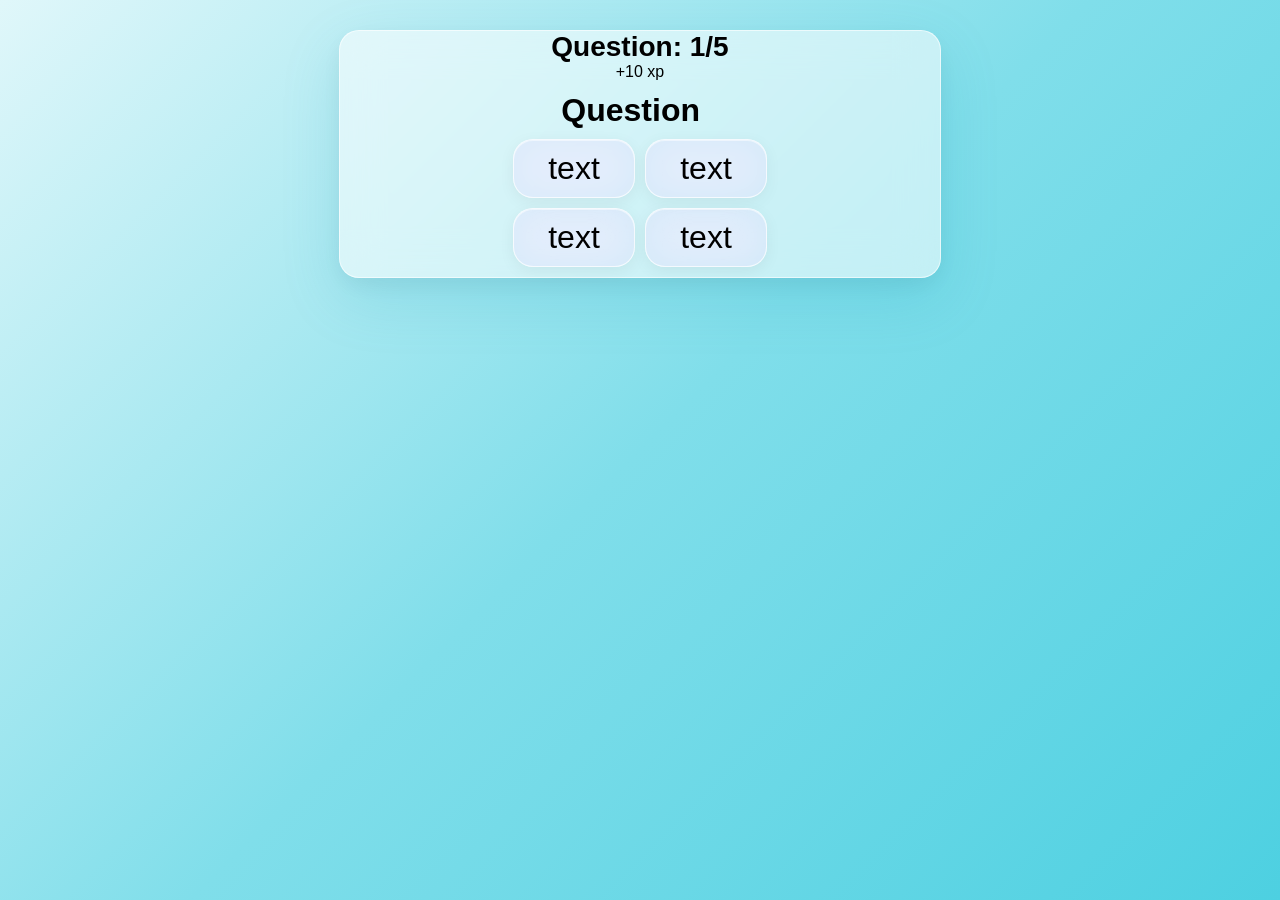
<file: src/html/index.html>
<!DOCTYPE html>
<html lang="en">
<head>
    <meta charset="UTF-8">
    <meta name="viewport" content="width=device-width, initial-scale=1.0">
    <title>Quiz</title>
    <link rel="stylesheet" href="../css/style.css">
</head>
<body>
    <main>
        <div class="container">
            <div class="settings">
                <div class="bg">
                    <div class="info">
                        <div class="subinfo">
                            <h3>Question: 1/5</h3>
                            <span>+10 xp</span> 
                        </div>
                        <h2 id="Question">Question</h2>
                    </div>
                    

                    <div class="options">
                        <div class="option">
                            <span>text</span>
                        </div>

                        <div class="option">
                            <span>text</span>
                        </div>

                        <div class="option">
                            <span>text</span>
                        </div>

                        <div class="option">
                            <span>text</span>
                        </div>
                    </div>
                </div>
            </div>
        </div>
    </main>
    <script src="../js/quizGame.js"></script>
</body>
</html>
</file>
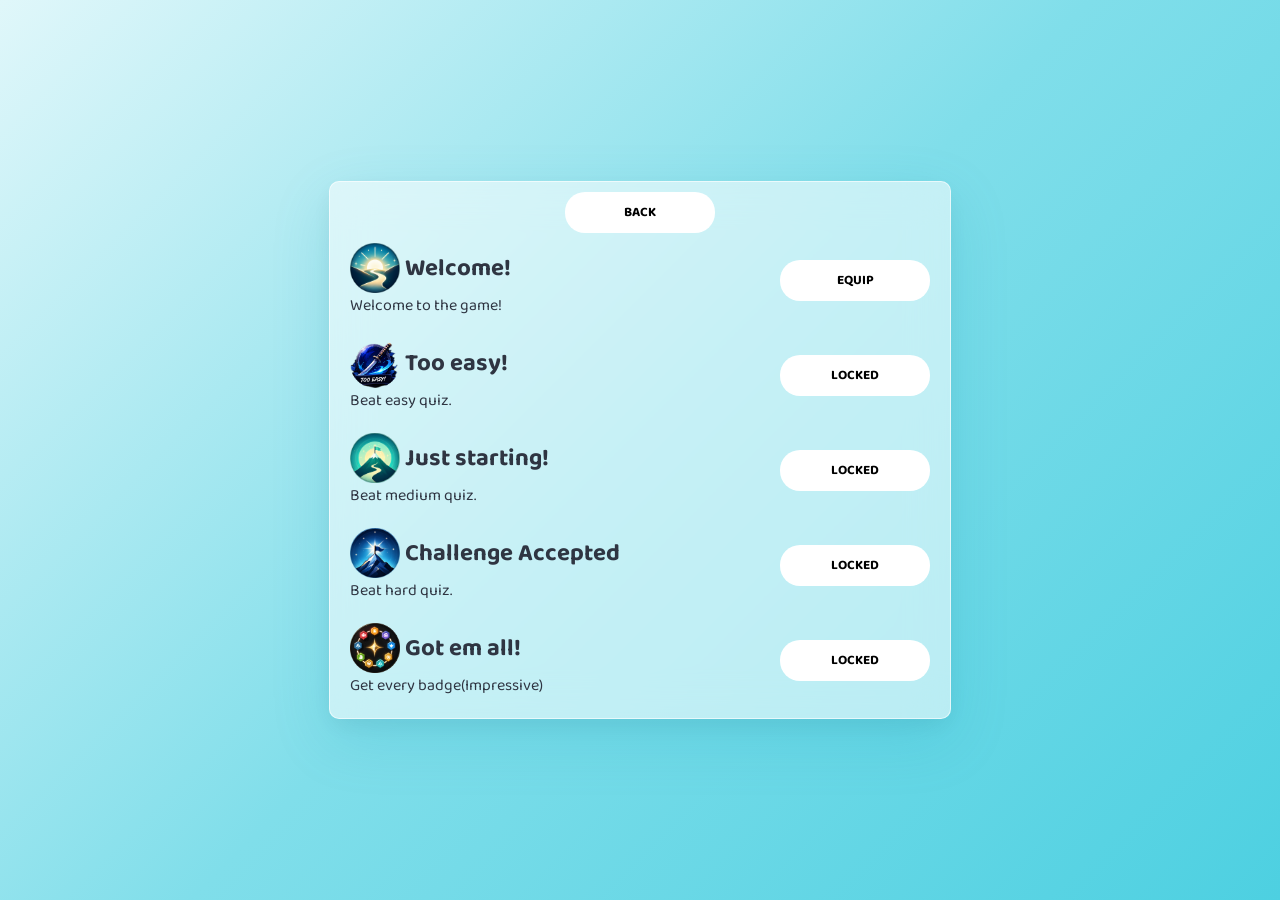
<file: src/html/achievements.html>
<!DOCTYPE html>
<html lang="en">
<head>
    <meta charset="UTF-8">
    <meta name="viewport" content="width=device-width, initial-scale=1.0">
    <link rel="preconnect" href="https://fonts.googleapis.com">
    <link rel="preconnect" href="https://fonts.gstatic.com" crossorigin>
    <link href="https://fonts.googleapis.com/css2?family=Baloo+2:wght@400..800&family=DM+Sans:ital,opsz,wght@0,9..40,100..1000;1,9..40,100..1000&display=swap" rel="stylesheet">
    <link rel="stylesheet" href="../css/achievements.css">
    <script src="../js/achievements.js" defer></script>
    <title>Achievements</title>
</head>
<body>
    <main>
        <div class="container">
            <div class="content">
                <button>Back</button>

                <div class="achievemetns">
                    <div class="achievement">

                        <div class="info">
                            <div class="wrapper">
                                <img src="../images/WelcomeBadge.png" alt="Icon">
                                <h2>Welcome!</h2>
                            </div>
                        
                            <span>Welcome to the game!</span>
                        </div>

                        <button id="B1">Equip</button>

                    </div>

                    <div class="achievement">

                        <div class="info">
                            <div class="wrapper">
                                <img src="../images/TooEasyBadge.png" alt="Icon">
                                <h2>Too easy!</h2>
                            </div>
                        
                            <span>Beat easy quiz.</span>
                        </div>

                        <button id="B2">Locked</button>

                    </div>

                    <div class="achievement">

                        <div class="info">
                            <div class="wrapper">
                                <img src="../images/JustStartingBadge.png" alt="Icon">
                                <h2>Just starting!</h2>
                            </div>
                    
                            <span>Beat medium quiz.</span>
                        </div>

                        <button id="B3">Locked</button>

                    </div>

                    <div class="achievement">

                        <div class="info">
                            <div class="wrapper">
                                <img src="../images/ChallengeAcceptedBadge.png" alt="Icon">
                                <h2>Challenge Accepted</h2>
                            </div>
                    
                            <span>Beat hard quiz.</span>
                        </div>

                        <button id="B4">Locked</button>

                    </div>

                    <div class="achievement">

                        <div class="info">
                            <div class="wrapper">
                                <img src="../images/GotEmAllBadge.png" alt="Icon">
                                <h2>Got em all!</h2>
                            </div>
                    
                            <span>Get every badge(Impressive)</span>
                        </div>

                        <button id="B5">Locked</button>

                    </div>
                </div>
            </div>
        </div>
    </main>
</body>
</html>
</file>
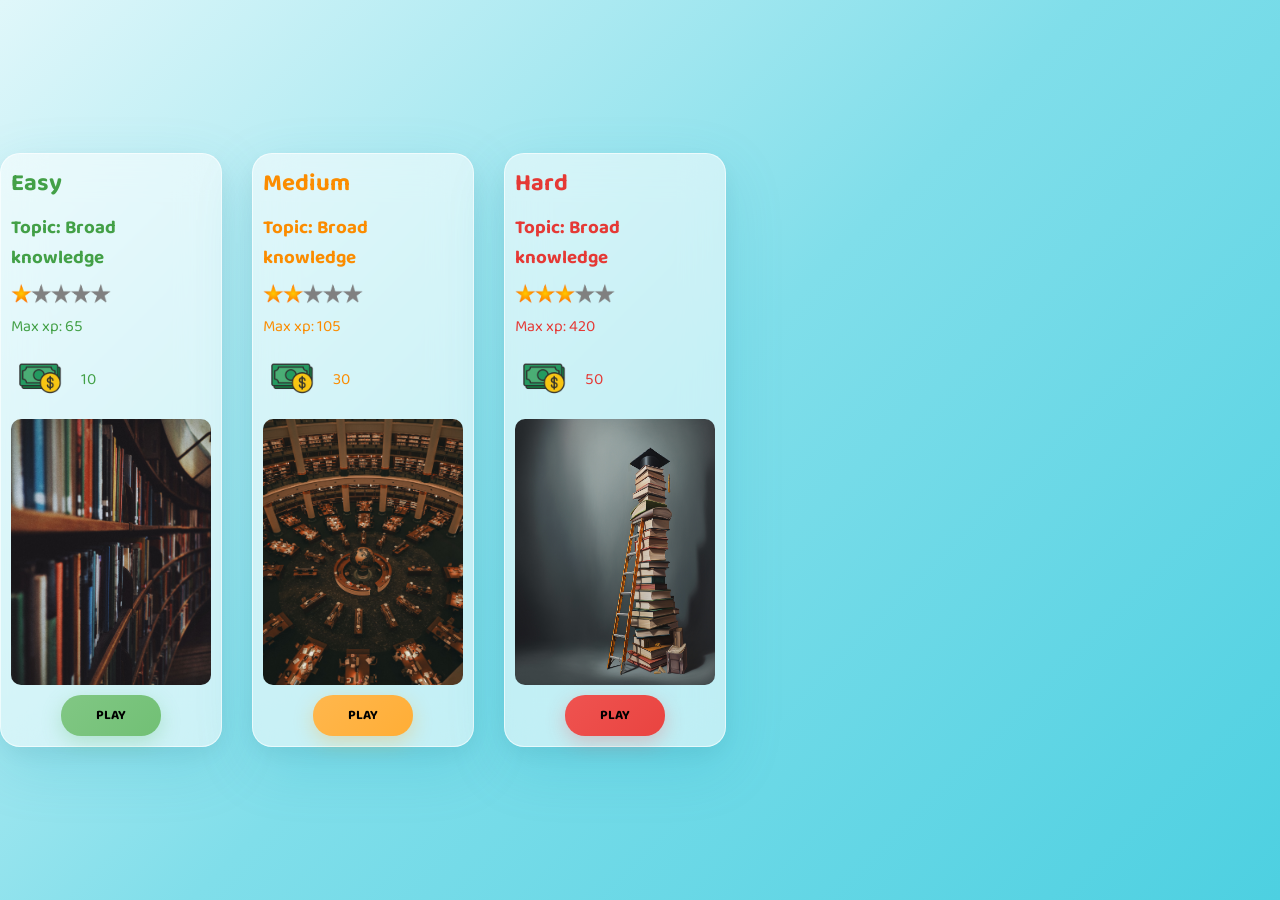
<file: src/html/choosequiz.html>
<!DOCTYPE html>
<html lang="en">
<head>
    <meta charset="UTF-8">
    <meta name="viewport" content="width=device-width, initial-scale=1.0">
    <link rel="preconnect" href="https://fonts.googleapis.com">
    <link rel="preconnect" href="https://fonts.gstatic.com" crossorigin>
    <link href="https://fonts.googleapis.com/css2?family=Baloo+2:wght@400..800&family=DM+Sans:ital,opsz,wght@0,9..40,100..1000;1,9..40,100..1000&display=swap" rel="stylesheet">
    <link rel="stylesheet" href="../css/choosequiz.css">
    <script src="../js/choosequiz.js" defer></script>
    <title>Choose Difficulty</title>
</head>
<body>
    <main>
        <div class="container">
            <div class="content">
                <div class="levels">
                    <div class="level" id="Easy">
                        <h2>Easy</h2>
                        
                        <h3>Topic: Broad knowledge</h3>

                        <img src="../images/Star_rating_1_of_5.png" alt="1 of 5 stars" class="starsImg">

                        <span>Max xp: 65</span>

                        <div class="wrapper">
                            <img src="../images/moneyIcon.png" alt="moneyIcon">
                            <span>10</span>
                        </div>

                        <img src="../images/EasyLevelmg.jpg" alt="Books">

                        <button id="EasyLvl">Play</button>

                    </div>

                    <div class="level" id="Medium">
                        <h2>Medium</h2>
                        
                        <h3>Topic: Broad knowledge</h3>

                        <img src="../images/Star_rating_2_of_5.png" alt="1 of 5 stars" class="starsImg">

                        <span>Max xp: 105</span>

                        <div class="wrapper">
                            <img src="../images/moneyIcon.png" alt="moneyIcon">
                            <span>30</span>
                        </div>

                        <img src="../images/MeduimLevelImg.jpg" alt="Books">

                        <button id="MeduimLvl">Play</button>
                    </div>

                    <div class="level" id="Hard">
                        <h2>Hard</h2>
                        
                        <h3>Topic: Broad knowledge</h3>

                        <img src="../images/Star_rating_3_of_5.png" alt="1 of 5 stars" class="starsImg">

                        <span>Max xp: 420</span>

                        <div class="wrapper">
                            <img src="../images/moneyIcon.png" alt="moneyIcon">
                            <span>50</span>
                        </div>

                        <img src="../images/HardLvlImg.jpg" alt="Books" id="extraHeight">

                        <button id="HardLvl">Play</button>
                    </div>

                </div>
            </div>
        </div>
    </main>
</body>
</html>
</file>
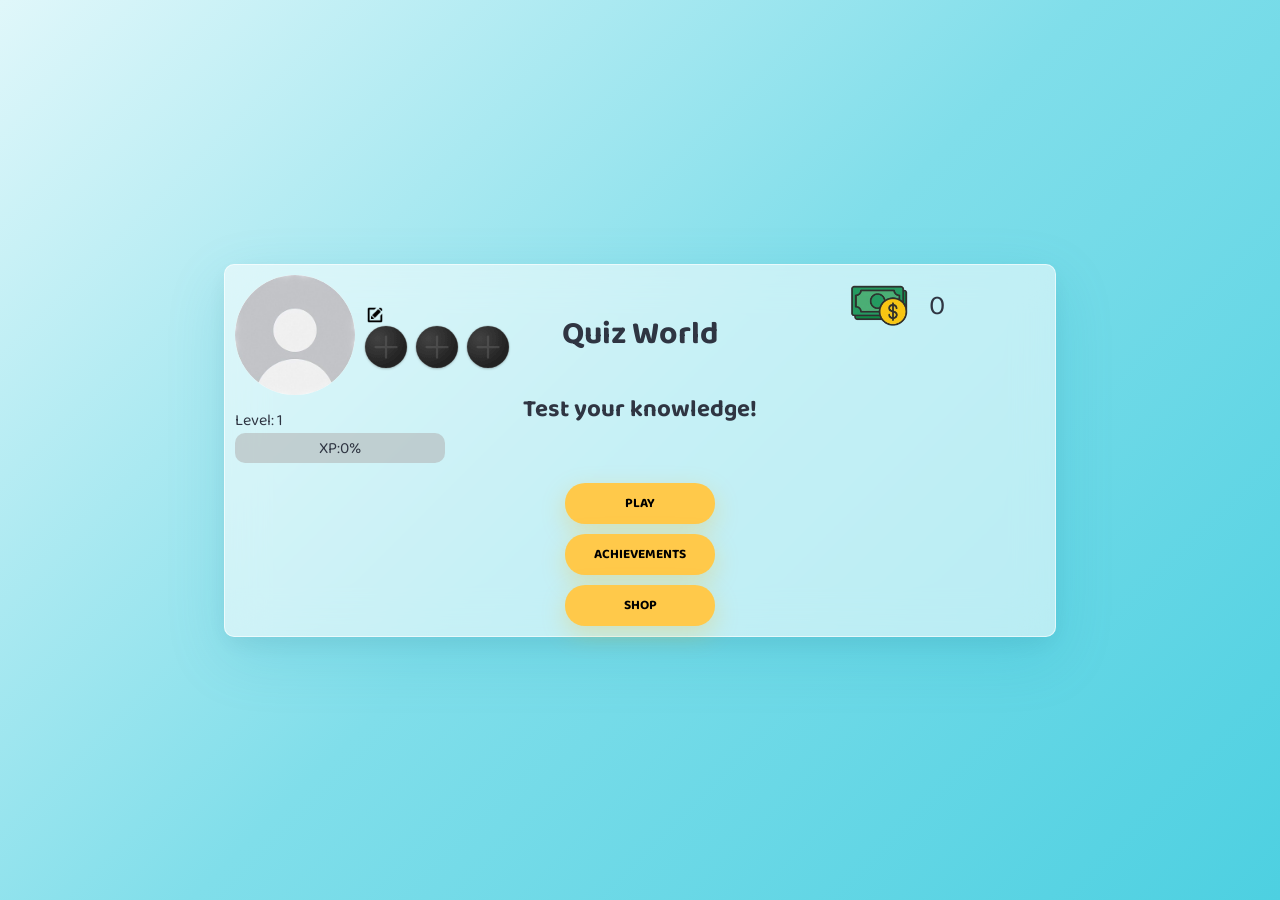
<file: src/html/main.html>
<!DOCTYPE html>
<html lang="en">
<head>
    <meta charset="UTF-8">
    <meta name="viewport" content="width=device-width, initial-scale=1.0">
    <link rel="preconnect" href="https://fonts.googleapis.com">
    <link rel="preconnect" href="https://fonts.gstatic.com" crossorigin>
    <link href="https://fonts.googleapis.com/css2?family=Baloo+2:wght@400..800&family=DM+Sans:ital,opsz,wght@0,9..40,100..1000;1,9..40,100..1000&display=swap" rel="stylesheet">
    <link rel="stylesheet" href="../css/main.css">
    <script src="../js/main.js" defer></script>
    <title>Quiz World</title>
</head>
<body>
    <main>
        <div class="container">
            <div class="content">
                <div class="upperPart">
                    <div class="profile">
                        <div class="profileInfo">
                            <input type="file" id="pfp_upload" hidden>
                            <label for="pfp_upload"><img src="../images/NoPfp.jpg" alt="Pfp"></label>   

                            <div class="sub_info">
                                <div class="wrapper">
                                    <div class="sub_wrap">
                                        <h3>Player Name</h3>
                                        <span id="Tag">Tag</span>
                                    </div>
                                    <img src="../images/EditName.png" alt="Edit">
                                </div>
                                
                                <div class="badges">
                                    <img src="../images/NoBadge.svg" alt="Badge">
                                    <img src="../images/NoBadge.svg" alt="Badge">
                                    <img src="../images/NoBadge.svg" alt="Badge">
                                </div>

                            </div>

                        </div>
        
                        <div class="profileChar">
                            <span>Level: 1</span>
                            <div class="xpbar">
                                <div class="bar"></div>
                                <span>XP: N/A%</span>
                            </div>
                        </div>
                    </div>

                    <div class="titles">
                        <h1>Quiz World</h1>

                        <h2>Test your knowledge!</h2>
                    </div>

                </div>

                <div class="wrapper3">
                    <img src="../images/moneyIcon.png" alt="Money" id="moneyIcon">
                    <span id="moneyTxt">N/A</span>
                </div>

                <div class="buttons">
                    <button>Play</button>
                    <button id="achievement">Achievements</button>
                    <button id="shop">Shop</button>
                </div>
                
            </div>
        </div>
    </main>
</body>
</html>
</file>
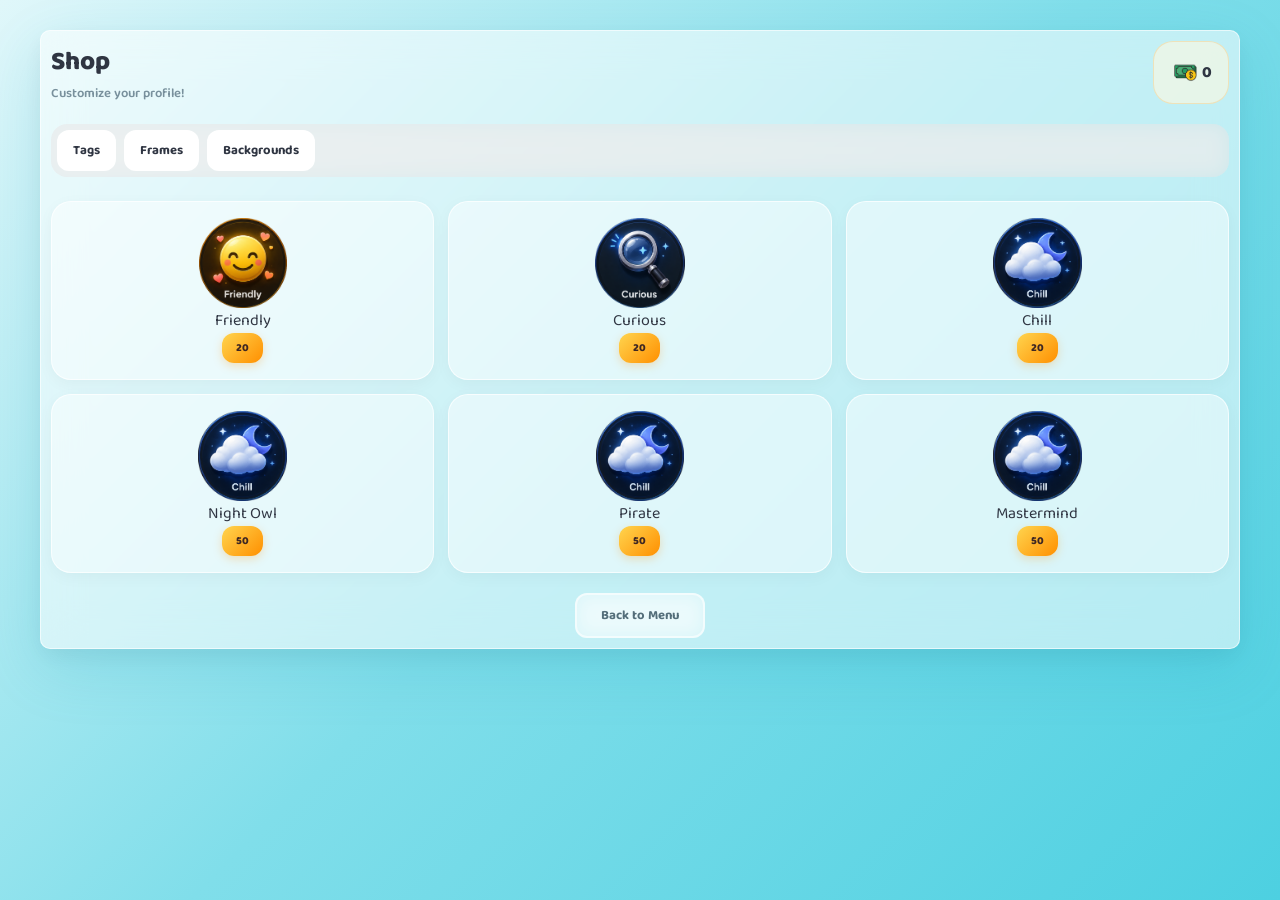
<file: src/html/shop.html>
<!DOCTYPE html>
<html lang="en">
<head>
    <meta charset="UTF-8">
    <meta name="viewport" content="width=device-width, initial-scale=1.0">
    <link rel="preconnect" href="https://fonts.googleapis.com">
    <link rel="preconnect" href="https://fonts.gstatic.com" crossorigin>
    <link href="https://fonts.googleapis.com/css2?family=Baloo+2:wght@400..800&family=DM+Sans:ital,opsz,wght@0,9..40,100..1000;1,9..40,100..1000&display=swap" rel="stylesheet">
    <link rel="stylesheet" href="../css/shop.css">
    <script src="../js/shop.js" defer></script>
    <title>Shop</title>
</head>
<body>
    <main>
        <div class="container">
            <div class="content">
                <div class="title">
                    <div class="wrap3">
                        <h1>Shop</h1>
                        <h2>Customize your profile!</h2>
                    </div>
       

                    <div class="wrap2">
                        <img src="../images/moneyIcon.png" alt="moneyIcon">
                        <span id="MoneyTxt">N/A</span>
                    </div>
                </div>

                <div class="wrap">
                    <div class="selector">
                        <div class="tab">
                            <span>Tags</span>
                        </div>

                        <div class="tab">
                            <span>Frames</span>
                        </div>

                        <div class="tab">
                            <span>Backgrounds</span>
                        </div>
                    </div>

                    <div class="cards">
                        <div class="card">
                            <img src="../images/FriendlyTag.png" alt="FriendlyTag">

                            <span>Friendly</span>

                            <button>20</button>
                        </div>

                        <div class="card">
                            <img src="../images/CuriousTag.png" alt="CuriousTag">

                            <span>Curious</span>

                            <button>20</button>
                        </div>

                        <div class="card">
                            <img src="../images/ChillTag.png" alt="ChillTag">

                            <span>Chill</span>

                            <button>20</button>
                        </div>

                        <div class="card">
                            <img src="../images/ChillTag.png" alt="ChillTag">

                            <span>Night Owl</span>

                            <button>50</button>
                        </div>

                        <div class="card">
                            <img src="../images/ChillTag.png" alt="ChillTag">

                            <span>Pirate</span>

                            <button>50</button>
                        </div>

                        <div class="card">
                            <img src="../images/ChillTag.png" alt="ChillTag">

                            <span>Mastermind</span>

                            <button>50</button>
                        </div>
                    </div>
                    

                    <button id="BackBt">Back to Menu</button>
                </div>

            </div>
        </div>
    </main>
</body>
</html>
</file>
<file: src/css/style.css>
*{
    margin: 0;
    padding: 0;
}

body{
    font-family: 'Baloo 2', sans-serif;
    min-height: 100vh;
    background-image: linear-gradient(135deg, #e0f7fa, #80deea, #4dd0e1);
}


.container {
    max-width: 1200px;
    padding: 30px;
    margin: auto;
}

.bg{
    margin: auto;

    width: 50%;
    background-color: rgba(255, 255, 255, 0.55);
    backdrop-filter: blur(20px);
    border: 1px solid rgba(255, 255, 255, 0.6);
    box-shadow: 0 20px 60px  rgba(0, 150, 180, 0.15), 0 8px 24px rgba(0, 0, 0, 0.06);
    border-radius: 20px;

    display: flex;
    align-items: center;
    flex-direction: column;

    
}


.info{
    align-items: center;
}

.bg h2 {
    font-size: 32px;
    margin: 0px 10px 10px 10px;
}

.subinfo{
    display: flex;
    align-items: center;
    flex-direction: column;
}

.subinfo h3{
    font-size: 28px;
    margin-bottom: 0;
}

.subinfo span{
    margin-bottom: 11px;
}

.options{
    display: grid;
    grid-template-columns: 1fr 1fr;
    gap: 10px;

    margin-bottom: 10px;
}

.option{
    padding: 10px;

    background-color: rgb(217 215 253 / 35%);
    backdrop-filter: blur(20px);
    border: 1px solid rgba(255, 255, 255, 0.7);
    box-shadow: 0 4px 16px rgba(0, 0, 0, 0.06), inset 0 1px 0 rgba(255, 255, 255, 0.5);
    border-radius: 20px;


    transition: 0.4s ease-out;
}

.option:hover{
    transform: scale(1.02);
}

.option span{
    display: block;
    
    text-align: center;
    font-size: 32px;

    min-width: 100px;
}

.option span:hover{
    cursor: pointer;
}

.Bt{
    display: block;
    margin: 15px auto;
    cursor: pointer;
    font-weight: bolder;
    text-transform: uppercase;
    border-radius: 20px;
    padding: 15px;
    font-family:'Courier New', Courier, monospace;
    border: none;
    background-position: right;
    color: #FFFFFF;
    background-image: linear-gradient(to right, #0A2F1D 50%, #144D32 50%);
    background-size: 200%;
    transition: 0.4s ease-out;
}

.Bt:hover{
    background-position: left;
}

.result{
    font-size: 32px;
    text-align: center;

    margin: 0px 10px 10px 10px;
}

@media screen and (max-width:425px) {
    .bg{
        width: 100%;
    }
}

@media screen and (max-width:320px) {
    .option{
        max-width: 150px;
    }
    .option span{
        font-size: 25px;
    }
}
</file>
<file: src/css/achievements.css>
*{
    margin: 0;
    padding: 0;
}

body{
    font-family: 'Baloo 2', sans-serif;
    background-image: linear-gradient(135deg, #e0f7fa, #80deea, #4dd0e1);
}

.container{
    display: flex;
    justify-content: center;
    align-items: center;

    min-height: 100vh;
    margin: auto;
}

.content{
    min-width: 600px;
    border-radius: 10px;
    background-color: rgba(255, 255, 255, 0.55);
    color: #2F3542;
    backdrop-filter: blur(20px);
    border: 1px solid rgba(255, 255, 255, 0.6);
    box-shadow: 0 20px 60px  rgba(0, 150, 180, 0.15), 0 8px 24px rgba(0, 0, 0, 0.06);
    padding: 10px;
}

.achievemetns{
    display: flex;
    flex-direction: column;
    gap: 20px;

    padding: 10px;
}

.achievement{
    display: grid;
    grid-template-columns: 1fr auto;
    align-items: center;
    gap: 20px;
}


.info{
    display: flex;
    flex-direction: column;
    align-items: baseline;
    justify-content: center;
}

.wrapper{
    display: flex;
    align-items: center;
}

.wrapper h2{
    margin-left: 5px;
}

.wrapper img{
    border-radius: 10px;
    width: 50px;
    height: 50px;
}

.achievement button{
    display: block;
    margin: auto;
    padding: 10px;

    cursor: pointer;

    font-weight: bolder;
    text-transform: uppercase;   
    font-family: inherit;

    border: none;
    border-radius: 20px;
    background-position: right;
    background-image: linear-gradient(to right, #FACC15 50%, #FFFFFF 50%);
    background-size: 200%;

    min-width: 150px;

    transition: 0.4s ease-out;
}

.achievement button:hover{
    transform: scale(1.1);
    background-position: left;
}

.content button{
    display: block;
    margin: auto;
    padding: 10px;

    cursor: pointer;

    font-weight: bolder;
    text-transform: uppercase;   
    font-family: inherit;

    border: none;
    border-radius: 20px;
    background-position: right;
    background-image: linear-gradient(to right, #FACC15 50%, #FFFFFF 50%);
    background-size: 200%;

    min-width: 150px;

    transition: 0.4s ease-out;
}

.content button:hover{
    transform: scale(1.1);
    background-position: left;
}
</file>
<file: src/css/choosequiz.css>
*{
    margin: 0;
    padding: 0;
}

body{
    font-family: 'Baloo 2', sans-serif;
    background-image: linear-gradient(135deg, #e0f7fa, #80deea, #4dd0e1);
}


.container{
    margin: auto;
    display: flex;
    min-height: 100vh;
    align-items: center;
}

.levels{
    display: flex;
    align-items: center;
    gap: 30px;
}

.level{
    display: flex;
    flex-direction: column;
    gap: 10px;

    background-color: rgba(255, 255, 255, 0.55);
    backdrop-filter: blur(20px);
    border: 1px solid rgba(255, 255, 255, 0.6);
    box-shadow: 0 20px 60px  rgba(0, 150, 180, 0.15), 0 8px 24px rgba(0, 0, 0, 0.06);
    border-radius: 20px;

    max-width: 200px;
    padding: 10px;

    transition: transform 0.4s ease-in-out;
}

.level:hover{
    transform: scale(1.02);
}

#Easy{
    color: #43a047;
}

#Easy button{
    background-image: linear-gradient(135deg, #81c784, #66bb6a);
    box-shadow: 0 6px 20px rgba(102, 187, 106, 0.3);
}

#Medium{
    color: 	#fb8c00;
}

#Medium button{
    background-image: linear-gradient(135deg, #ffb74d, #ffa726);
    box-shadow: 0 6px 20px rgba(255, 167, 38, 0.3);
}

#Hard{
    color: #e53935;
}

#Hard button{
    background-image: linear-gradient(135deg, #ef5350, #e53935);
    box-shadow: 0 6px 20px rgba(239, 83, 80, 0.3);
}

.level img{
    width: 100%;
    height: auto;
    border-radius: 10px;
    max-height: 266px;
}

.level .starsImg{
    width: 50%;
    transition: transform 0.3s ease-out;
}

.level .starsImg:hover{
    transform: scale(1.1);
}


.level button{
    display: block;
    margin: auto;
    padding: 10px;

    cursor: pointer;

    font-weight: bolder;
    text-transform: uppercase;   
    font-family: inherit;

    border: none;
    border-radius: 20px;
    background-image: linear-gradient(to right, #1FA2FF 0%, #12D8FA 51%, #1FA2FF 100%);
    background-size: 200%;

    min-width: 100px;

    transition: 0.4s ease-out;
}
.level button:hover{
    transform: scale(1.1);
}

.wrapper{
    display: flex;
    align-items: center;
    gap: 10px;
}

.wrapper img{
    width: 30%;
}

#extraHeight{
    height: 266px;
}

@media screen and (max-width:425px) {
    .level h2{
        font-size: 20px;
    }

    .level h3{
        font-size: 15px;
    }

    .level .starsImg{
        width: 70%;
    }

    .level img{
        max-height: 135px;
    }
}

@media screen and (max-width:375px) {
    .levels{
        overflow-y: scroll;
        max-width: 300px;
    }
}
</file>
<file: src/css/main.css>
*{
    margin: 0;
    padding: 0;
}

body{
    font-family: 'Baloo 2', sans-serif;
    min-height: 100vh;
    background-image: linear-gradient(135deg, #e0f7fa, #80deea, #4dd0e1);
}

.container{
    display: flex;
    justify-content: center;
    align-items: center;

    min-height: 100vh;
    margin: auto;
}

.content{
    position: relative;
    border-radius: 10px;
    background-color: rgba(255, 255, 255, 0.55);
    color: #2F3542;
    backdrop-filter: blur(20px);
    border: 1px solid rgba(255, 255, 255, 0.6);
    box-shadow: 0 20px 60px  rgba(0, 150, 180, 0.15), 0 8px 24px rgba(0, 0, 0, 0.06);

    padding: 10px;
}

.upperPart{
    display: grid;
    grid-template-columns: 1fr 1fr 1fr; 
    width: 100%;
    margin-bottom: 20px;   
}

.sub_info{
    display: flex;
    flex-direction: column;
    align-items: baseline;
}

.badges{
    display: flex;
    gap: 3px;
}

.badges img{
    width: 48px;
    height: 48px;

    transition: transform 0.3s ease-in-out;
}

.badges img:hover{
    transform: scale(1.15);
}

.titles{
    grid-column: 2; 

    display: flex;
    flex-direction: column;
    align-items: center;
    justify-content: center;
    gap: 30px;
}

.content h1{
    text-align: center;
}

#moneyIcon{
    right: 50px;
    top: 10px;

    width: 25%;
}

#moneyTxt{
    right: 35px;
    top: 18px;

    font-size: 28px;
    font-family: inherit;
}

.wrapper3{
    position: absolute;
    top: 1px;
    right: 1px;
    display: flex;
    align-items: center;
    justify-content: center;
    gap: 8px;
}

.profile{
    grid-column: 1; 
    
    display: flex;
    flex-direction: column;
    gap: 5px;
}

.profile span{
    font-family: inherit;
}

.profileInfo{
    display: flex;
    align-items: center;
}

.profileInfo label {
    width: 10%;
    height: auto;
   
}

.profileInfo h3 {
    font-size: 28px;
}

.profileInfo label img{
    width: 120px;                      
    height: 120px;
    flex-shrink: 0;
    border-radius: 100px;
}

.wrapper{
    margin-left: 100px;

    display: flex;
    align-items: center;
}

.sub_wrap{
    display: flex;
    flex-direction: column;
    align-items: center;
}

.sub_wrap span{
    display: none;

    font-size: 18px;
    font-weight: 800;

    margin-top: -15px;
}

.wrapper img{
    width: 16px;                      
    height: auto;
    margin-bottom: 0;                  
    margin-left: 5px;
}

.profileInfoChar{
    display: flex;
    align-items: center;
}

.profileInfoChar span{
    font-family: inherit;
}

.xpbar{
    position: relative;
    background-color:rgba(177, 177, 177, 0.55);
    width: 210px;
    height: 30px;
    border-radius: 10px;
    overflow: hidden;
}

.xpbar span{
    position: absolute;
    top: 50%;
    left: 50%;
    transform: translate(-50%, -50%);
    font-family: inherit;
}

.bar{
    width: 0%;
    height: 100%;
    background: rgba(57, 194, 3, 0.641);
    border-radius: 10px;
}

.content button{
    display: block;
    margin: auto;
    padding: 10px;

    cursor: pointer;

    font-weight: bolder;
    text-transform: uppercase;   
    font-family: inherit;

    border: none;
    border-radius: 20px;
    background-position: right;
    background-image: linear-gradient(to right, #FFB347 50%, #FFC94A 50%);
    background-size: 200%;
    box-shadow: 0 8px 24px rgba(255, 179, 0, 0.25);

    min-width: 150px;

    transition: 0.4s ease-out;
}

.content button:hover{
    transform: scale(1.1);
    background-position: left;
}

.wrapper2{
    display: grid;
}

.buttons{
    display: flex;
    flex-direction: column;
    align-items: center;
    justify-content: center;
    gap: 10px
}

@media screen and (max-width:768px) {
    .profileInfo label img{
        width: 90px;
        height: 90px;
    }

    .wrapper{
        margin-left: 70px;
    }

    #moneyIcon{
        width: 15%;
    }
}

@media screen and (max-width:645px) {
    .wrapper3{
        top: 30px;
        left: 400px;
    }
     #moneyIcon{
        width: 25%;
    }
}

@media screen and (max-width:560px) {
    .profileInfo label img{
        width: 90px;
        height: 90px;
    }
     #moneyIcon{
        width: 50%;
    }
}

@media screen and (max-width:500px) {
    .profileInfo label img{
        width: 70px;
        height: 70px;
    }

    .wrapper{
        margin-left: 60px;
    }

     #moneyIcon{
        width: 50%;
    }

    .wrapper3{
        left: 340px;
    }

    .xpbar{
        width: 150px;
    }
}
</file>
<file: src/css/shop.css>
*{
    margin: 0;
    padding: 0;
}

body{
    font-family: 'Baloo 2', sans-serif;
    min-height: 100vh;
    background-image: linear-gradient(135deg, #e0f7fa, #80deea, #4dd0e1);
}

.container {
    max-width: 1200px;
    padding: 30px;
    margin: auto;
}

.content{
    min-width: 600px;
    border-radius: 10px;
    background-color: rgba(255, 255, 255, 0.55);
    color: #2F3542;
    backdrop-filter: blur(20px);
    border: 1px solid rgba(255, 255, 255, 0.6);
    box-shadow: 0 20px 60px  rgba(0, 150, 180, 0.15), 0 8px 24px rgba(0, 0, 0, 0.06);
    padding: 10px;
}

.title{
    display: flex;
    justify-content: space-between;
}

.wrap{
    margin-top: 20px;
}

.wrap3 h1{
    font-size: 26px;
    font-weight: 900;
}

.wrap3 h2{
    font-size: 13px;
    font-weight: 600;
    color: #78909c;
}

.wrap2{
    display: flex;
    justify-content: center;
    align-items: center;

    background-color: rgba(255, 248, 225, 0.6);
    border: 1.5px solid rgba(255, 183, 77, 0.3);
    border-radius: 20px;

    padding: 8px 16px;
}

.wrap2 img{
    width: 32px;
    height: 32px;
}

.wrap2 span{
    font-size: 16px;
    font-weight: 900;
}

.selector{
    display: flex;
    gap: 8px;
    margin-bottom: 24px;
    background: rgba(222, 221, 221, 0.4);
    padding: 6px;
    border-radius: 16px;
    backdrop-filter: blur(10px);
}

.tab{
    padding: 10px 16px;

    background-color: #ffffff;
    border-radius: 12px;
    border: none;

    font-size: 13px;
    font-weight: 700;
    font-family: inherit;

    cursor: pointer;
    
    transition: all 0.2s ease;
    text-align: center;
}

.cards{
    display: grid;
    grid-template-columns: repeat(3, 1fr);
    gap: 14px;

    margin-bottom: 20px;
}

.card{
    background: rgba(255, 255, 255, 0.45);
    border-radius: 20px;
    padding: 16px;
    display: flex;
    flex-direction: column;
    align-items: center;
    border: 1.5px solid rgba(255, 255, 255, 0.7);
    box-shadow: 0 4px 16px rgba(0, 0, 0, 0.04);
    transition: all 0.25s ease;
    position: relative;
    overflow: hidden;
}

.card:hover{
    background: rgba(255, 255, 255, 0.8);
    transform: translateY(-4px);
    box-shadow: 0 12px 32px rgba(0, 0, 0, 0.08);
}

.card img{
    width:90px;
    height:90px;
    object-fit:contain;
}

.card button{
    padding: 6px 14px;
    border-radius: 12px;
    border: none;
    background: linear-gradient(135deg, #ffd54f, #ff8f00);
    color: #3e2723;
    font-size: 11px;
    font-weight: 800;
    cursor: pointer;
    box-shadow:  0 3px 10px rgba(255, 143, 0, 0.25);
    transition: all 0.2s ease;
    font-family: inherit;
    display: flex;
    align-items: center;
    gap: 4px;
}
.card button:hover {
  transform: scale(1.05);
}

#BackBt{
    display: block;
    margin: auto;
    padding: 10px 24px;

    border-radius: 12px;
    border: 2px solid rgba(255, 255, 255, 0.6);
    background: rgba(255, 255, 255, 0.3);
    color: #546e7a;

    font-size: 13px;
    font-weight: 700;
    font-family: inherit;

    cursor: pointer;
    backdrop-filter: blur(10px);
    -webkit-backdrop-filter: blur(10px);
    transition: all 0.2s ease;
  
}

#BackBt:hover{
    transform: scale(1.05);
    background-color: rgba(255, 255, 255, 0.6)
}
</file>
